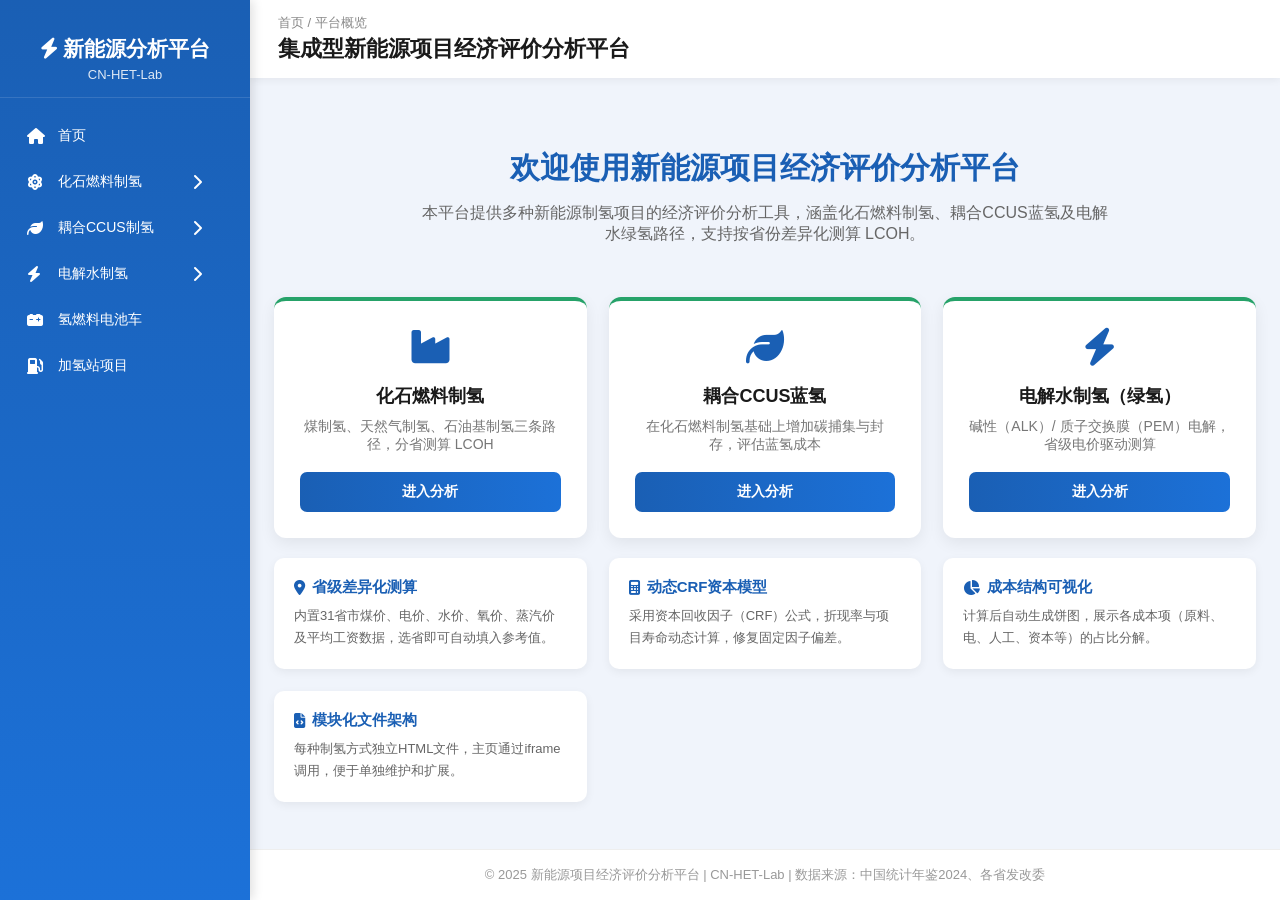
<file: index.html>
<!DOCTYPE html>
<html lang="zh-CN">
<head>
<meta charset="UTF-8"><meta name="viewport" content="width=device-width,initial-scale=1.0">
<title>新能源项目经济评价分析平台</title>
<link rel="stylesheet" href="https://cdnjs.cloudflare.com/ajax/libs/font-awesome/6.4.0/css/all.min.css">
<style>
:root{--primary:#1a5fb4;--secondary:#1c71d8;--accent:#26a269;--sidebar:250px;}
*{margin:0;padding:0;box-sizing:border-box;font-family:'Segoe UI','Microsoft YaHei',sans-serif;}
body{display:flex;min-height:100vh;background:#f0f4fb;}

/* Sidebar */
.sidebar{width:var(--sidebar);background:linear-gradient(to bottom,var(--primary),var(--secondary));color:white;height:100vh;position:fixed;left:0;top:0;padding:20px 0;box-shadow:3px 0 10px rgba(0,0,0,.12);overflow-y:auto;z-index:100;transition:left .3s;}
.logo-area{text-align:center;padding:15px 20px;border-bottom:1px solid rgba(255,255,255,.12);margin-bottom:18px;}
.logo-area .logo{font-size:21px;font-weight:700;}
.logo-area .org{font-size:13px;margin-top:4px;opacity:.85;}
.nav{list-style:none;padding:0 13px;}
.nav>li{margin-bottom:6px;}
.nav>li>a{display:flex;align-items:center;padding:11px 14px;color:white;text-decoration:none;border-radius:8px;transition:all .25s;font-size:14px;}
.nav>li>a:hover,.nav>li>a.active{background:rgba(255,255,255,.18);transform:translateX(4px);}
.nav>li>a i{width:22px;margin-right:9px;font-size:16px;}
.sub{list-style:none;padding-left:28px;margin-top:4px;display:none;}
.sub.open{display:block;}
.sub li{margin-bottom:4px;}
.sub a{display:block;padding:9px 13px;font-size:13px;color:rgba(255,255,255,.88);text-decoration:none;border-radius:7px;background:rgba(0,0,0,.1);transition:all .25s;}
.sub a:hover,.sub a.active-sub{background:rgba(0,0,0,.22);color:white;}
.chevron{margin-left:auto;font-size:11px;transition:transform .25s;}
.nav>li>a.open .chevron{transform:rotate(90deg);}

/* Main area */
.main{margin-left:var(--sidebar);flex:1;display:flex;flex-direction:column;min-height:100vh;}
.topbar{background:white;padding:14px 28px;box-shadow:0 2px 8px rgba(0,0,0,.06);display:flex;align-items:center;justify-content:space-between;position:sticky;top:0;z-index:50;}
.topbar .breadcrumb{font-size:13px;color:#888;}
.topbar .page-title{font-size:22px;font-weight:600;color:#1a1a1a;margin-top:2px;}
.content-area{flex:1;padding:24px;}
.content-frame{width:100%;height:calc(100vh - 130px);border:none;border-radius:12px;background:white;box-shadow:0 5px 18px rgba(0,0,0,.08);display:block;}

/* Home page cards */
.home-page{display:none;padding:10px 0;}
.home-page.visible{display:block;}
.home-welcome{text-align:center;padding:36px 20px 28px;}
.home-welcome h2{font-size:30px;color:var(--primary);margin-bottom:14px;}
.home-welcome p{font-size:16px;color:#666;max-width:700px;margin:0 auto;}
.card-grid{display:grid;grid-template-columns:repeat(auto-fit,minmax(280px,1fr));gap:22px;margin-top:24px;}
.project-card{background:white;border-radius:12px;padding:26px;box-shadow:0 5px 16px rgba(0,0,0,.07);text-align:center;border-top:4px solid var(--accent);transition:transform .3s;cursor:pointer;}
.project-card:hover{transform:translateY(-5px);box-shadow:0 8px 24px rgba(0,0,0,.12);}
.project-card .icon{font-size:38px;color:var(--primary);margin-bottom:14px;}
.project-card h3{font-size:18px;margin-bottom:10px;color:#1a1a1a;}
.project-card p{color:#777;font-size:14px;margin-bottom:18px;}
.btn-enter{background:linear-gradient(to right,var(--primary),var(--secondary));color:white;border:none;padding:11px 22px;border-radius:7px;cursor:pointer;font-size:14px;font-weight:600;transition:all .3s;width:100%;}
.btn-enter:hover{opacity:.9;transform:translateY(-1px);}
.feature-card{background:white;border-radius:10px;padding:20px;box-shadow:0 3px 10px rgba(0,0,0,.06);}
.feature-card h4{font-size:15px;color:var(--primary);margin-bottom:8px;display:flex;align-items:center;gap:7px;}
.feature-card p{font-size:13px;color:#666;line-height:1.7;}

/* Calculator frame container */
.calc-frame-wrap{display:none;}
.calc-frame-wrap.visible{display:block;}

/* Mobile */
.menu-toggle{display:none;position:fixed;top:16px;left:16px;z-index:200;background:var(--primary);color:white;border:none;border-radius:50%;width:46px;height:46px;font-size:18px;cursor:pointer;box-shadow:0 2px 8px rgba(0,0,0,.25);}
@media(max-width:768px){
  .sidebar{left:-250px;}.sidebar.open{left:0;}
  .main{margin-left:0;}.menu-toggle{display:flex;align-items:center;justify-content:center;}
  .content-frame{height:calc(100vh - 160px);}
}

.footer{text-align:center;padding:16px;color:#999;font-size:13px;background:white;margin-top:auto;border-top:1px solid #eee;}
</style>
</head>
<body>

<button class="menu-toggle" id="menuBtn" onclick="toggleSidebar()"><i class="fas fa-bars"></i></button>

<aside class="sidebar" id="sidebar">
  <div class="logo-area">
    <div class="logo"><i class="fas fa-bolt"></i> 新能源分析平台</div>
    <div class="org">CN-HET-Lab</div>
  </div>
  <ul class="nav" id="navMenu">
    <li>
      <a href="#" onclick="showHome();return false;"><i class="fas fa-home"></i>首页</a>
    </li>
    <li id="nav-fossil">
      <a href="#" onclick="toggleSub('sub-fossil',this);return false;">
        <i class="fas fa-atom"></i>化石燃料制氢<i class="fas fa-chevron-right chevron"></i>
      </a>
      <ul class="sub" id="sub-fossil">
        <li><a href="#" onclick="loadCalc('calc_coal.html','煤制氢','化石燃料制氢',this);return false;">煤制氢</a></li>
        <li><a href="#" onclick="loadCalc('calc_gas.html','天然气制氢','化石燃料制氢',this);return false;">天然气制氢</a></li>
        <li><a href="#" onclick="loadCalc('calc_oil.html','石油基制氢','化石燃料制氢',this);return false;">石油基制氢</a></li>
      </ul>
    </li>
    <li id="nav-ccus">
      <a href="#" onclick="toggleSub('sub-ccus',this);return false;">
        <i class="fas fa-leaf"></i>耦合CCUS制氢<i class="fas fa-chevron-right chevron"></i>
      </a>
      <ul class="sub" id="sub-ccus">
        <li><a href="#" onclick="loadCalc('calc_coal_ccus.html','煤制氢+CCUS成本','耦合CCUS制氢',this);return false;">煤制氢+CCUS</a></li>
        <li><a href="#" onclick="loadCalc('calc_gas_ccus.html','天然气制氢+CCUS成本','耦合CCUS制氢',this);return false;">天然气制氢+CCUS</a></li>
      </ul>
    </li>
    <li id="nav-electrolysis">
      <a href="#" onclick="toggleSub('sub-electrolysis',this);return false;">
        <i class="fas fa-bolt"></i>电解水制氢<i class="fas fa-chevron-right chevron"></i>
      </a>
      <ul class="sub" id="sub-electrolysis">
        <li><a href="#" onclick="loadCalc('calc_alk.html','碱性电解水制氢','电解水制氢',this);return false;">碱性电解水（ALK）</a></li>
        <li><a href="#" onclick="loadCalc('calc_pem.html','质子交换膜制氢','电解水制氢',this);return false;">质子交换膜（PEM）</a></li>
      </ul>
    </li>
    <li>
      <a href="#" onclick="showPlaceholder('氢燃料电池车项目');return false;"><i class="fas fa-car-battery"></i>氢燃料电池车</a>
    </li>
    <li>
      <a href="#" onclick="showPlaceholder('加氢站项目');return false;"><i class="fas fa-gas-pump"></i>加氢站项目</a>
    </li>
  </ul>
</aside>

<div class="main">
  <div class="topbar">
    <div>
      <div class="breadcrumb" id="breadcrumb">首页 / 平台概览</div>
      <div class="page-title" id="page-title">集成型新能源项目经济评价分析平台</div>
    </div>
  </div>

  <div class="content-area">
    <!-- Home -->
    <div class="home-page visible" id="home-page">
      <div class="home-welcome">
        <h2>欢迎使用新能源项目经济评价分析平台</h2>
        <p>本平台提供多种新能源制氢项目的经济评价分析工具，涵盖化石燃料制氢、耦合CCUS蓝氢及电解水绿氢路径，支持按省份差异化测算 LCOH。</p>
      </div>
      <div class="card-grid">
        <div class="project-card" onclick="expandAndLoad('sub-fossil','nav-fossil','calc_coal.html','煤制氢成本','化石燃料制氢')">
          <div class="icon"><i class="fas fa-industry"></i></div>
          <h3>化石燃料制氢</h3>
          <p>煤制氢、天然气制氢、石油基制氢三条路径，分省测算 LCOH</p>
          <button class="btn-enter">进入分析</button>
        </div>
        <div class="project-card" onclick="expandAndLoad('sub-ccus','nav-ccus','calc_coal_ccus.html','煤制氢+CCUS成本','耦合CCUS制氢')">
          <div class="icon"><i class="fas fa-leaf"></i></div>
          <h3>耦合CCUS蓝氢</h3>
          <p>在化石燃料制氢基础上增加碳捕集与封存，评估蓝氢成本</p>
          <button class="btn-enter">进入分析</button>
        </div>
        <div class="project-card" onclick="expandAndLoad('sub-electrolysis','nav-electrolysis','calc_alk.html','碱性电解水制氢（ALK）','电解水制氢')">
          <div class="icon"><i class="fas fa-bolt"></i></div>
          <h3>电解水制氢（绿氢）</h3>
          <p>碱性（ALK）/ 质子交换膜（PEM）电解，省级电价驱动测算</p>
          <button class="btn-enter">进入分析</button>
        </div>
      </div>
      <div class="card-grid" style="margin-top:20px;">
        <div class="feature-card"><h4><i class="fas fa-map-marker-alt"></i> 省级差异化测算</h4><p>内置31省市煤价、电价、水价、氧价、蒸汽价及平均工资数据，选省即可自动填入参考值。</p></div>
        <div class="feature-card"><h4><i class="fas fa-calculator"></i> 动态CRF资本模型</h4><p>采用资本回收因子（CRF）公式，折现率与项目寿命动态计算，修复固定因子偏差。</p></div>
        <div class="feature-card"><h4><i class="fas fa-chart-pie"></i> 成本结构可视化</h4><p>计算后自动生成饼图，展示各成本项（原料、电、人工、资本等）的占比分解。</p></div>
        <div class="feature-card"><h4><i class="fas fa-file-code"></i> 模块化文件架构</h4><p>每种制氢方式独立HTML文件，主页通过iframe调用，便于单独维护和扩展。</p></div>
      </div>
    </div>

    <!-- Calculator frame -->
    <div class="calc-frame-wrap" id="calc-frame-wrap">
      <iframe id="calc-frame" class="content-frame" src="about:blank" title="计算器"></iframe>
    </div>

    <!-- Placeholder -->
    <div class="home-page" id="placeholder-page">
      <div style="text-align:center;padding:80px 20px;color:#aaa;">
        <i class="fas fa-tools" style="font-size:56px;margin-bottom:20px;color:#ccc;display:block;"></i>
        <h3 id="placeholder-title" style="font-size:22px;margin-bottom:10px;color:#888;"></h3>
        <p style="font-size:15px;">功能开发中，敬请期待</p>
      </div>
    </div>
  </div>

  <div class="footer">© 2025 新能源项目经济评价分析平台 | CN-HET-Lab | 数据来源：中国统计年鉴2024、各省发改委</div>
</div>

<script>
let activeSub = null;
let activeSubLink = null;

function toggleSidebar() {
  document.getElementById('sidebar').classList.toggle('open');
}

function toggleSub(subId, linkEl) {
  const sub = document.getElementById(subId);
  const isOpen = sub.classList.contains('open');
  // Close all subs
  document.querySelectorAll('.sub').forEach(s => s.classList.remove('open'));
  document.querySelectorAll('.nav>li>a').forEach(a => a.classList.remove('open'));
  if (!isOpen) {
    sub.classList.add('open');
    linkEl.classList.add('open');
  }
}

function loadCalc(file, title, section, linkEl) {
  setActive(linkEl);
  document.getElementById('breadcrumb').textContent = section + ' / ' + title;
  document.getElementById('page-title').textContent = title;
  document.getElementById('home-page').classList.remove('visible');
  document.getElementById('placeholder-page').classList.remove('visible');
  document.getElementById('calc-frame-wrap').classList.add('visible');
  document.getElementById('calc-frame').src = file;
  if (window.innerWidth <= 768) document.getElementById('sidebar').classList.remove('open');
}

function loadCalcFromCard(file, title, section) {
  document.getElementById('breadcrumb').textContent = section + ' / ' + title;
  document.getElementById('page-title').textContent = title;
  document.getElementById('home-page').classList.remove('visible');
  document.getElementById('placeholder-page').classList.remove('visible');
  document.getElementById('calc-frame-wrap').classList.add('visible');
  document.getElementById('calc-frame').src = file;
}

function expandAndLoad(subId, navId, file, title, section) {
  const sub = document.getElementById(subId);
  const link = document.querySelector(`#${navId}>a`);
  document.querySelectorAll('.sub').forEach(s => s.classList.remove('open'));
  document.querySelectorAll('.nav>li>a').forEach(a => a.classList.remove('open'));
  sub.classList.add('open');
  if (link) link.classList.add('open');
  loadCalcFromCard(file, title, section);
}

function showHome() {
  document.getElementById('breadcrumb').textContent = '首页 / 平台概览';
  document.getElementById('page-title').textContent = '集成型新能源项目经济评价分析平台';
  document.getElementById('home-page').classList.add('visible');
  document.getElementById('calc-frame-wrap').classList.remove('visible');
  document.getElementById('placeholder-page').classList.remove('visible');
  document.querySelectorAll('.sub a').forEach(a => a.classList.remove('active-sub'));
  if (window.innerWidth <= 768) document.getElementById('sidebar').classList.remove('open');
}

function showPlaceholder(title) {
  document.getElementById('breadcrumb').textContent = title;
  document.getElementById('page-title').textContent = title;
  document.getElementById('placeholder-title').textContent = title + ' — 功能开发中';
  document.getElementById('home-page').classList.remove('visible');
  document.getElementById('calc-frame-wrap').classList.remove('visible');
  document.getElementById('placeholder-page').classList.add('visible');
  if (window.innerWidth <= 768) document.getElementById('sidebar').classList.remove('open');
}

function setActive(el) {
  document.querySelectorAll('.sub a').forEach(a => a.classList.remove('active-sub'));
  if (el) el.classList.add('active-sub');
}
</script>
</body>
</html>
</file>
